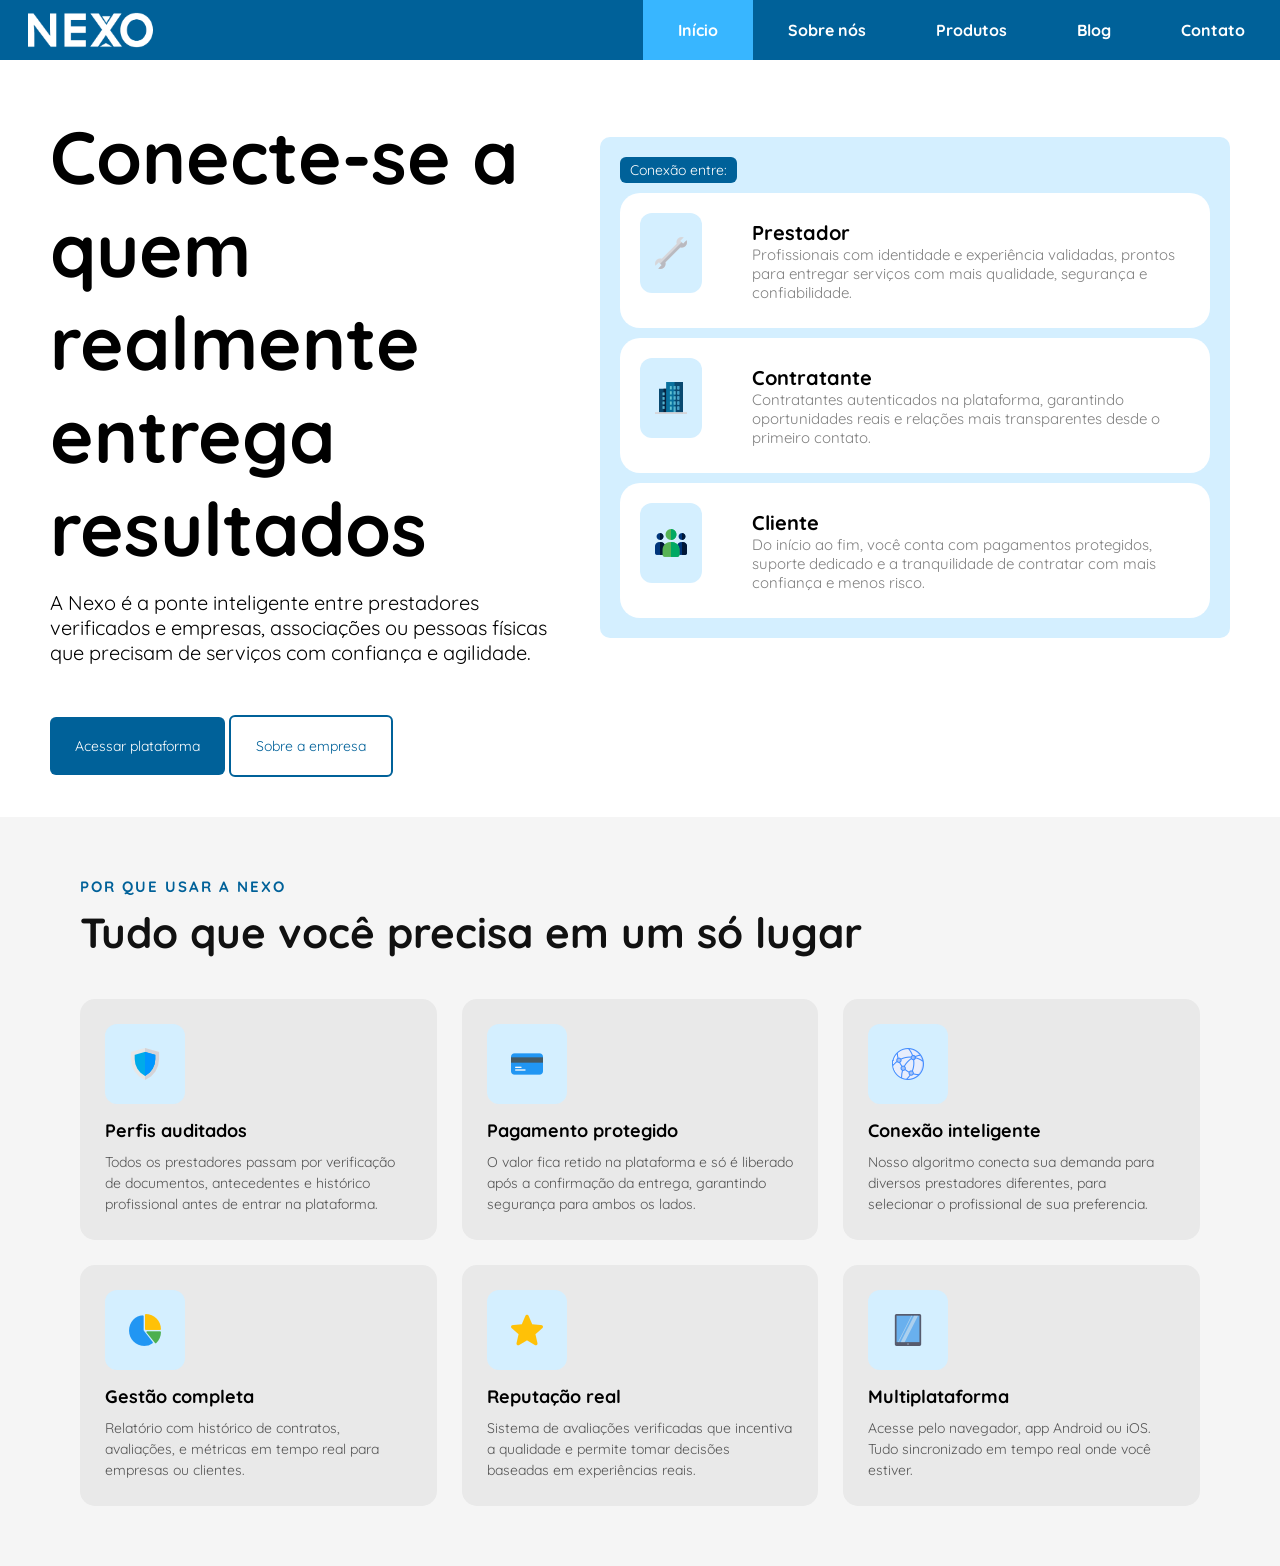
<file: index.html>
<!DOCTYPE html>
  <html lang="pt-br">
    <head>
        <meta charset="UTF-8">
        <meta name="viewport" content="width=device-width, initial-scale=1.0">
        <link rel="stylesheet" href="style.css"> <!-- Folha de estilo padrão -->
        <link rel="stylesheet" href="navbar.css"> <!-- Folha de estilo da Navbar -->
        <link rel="icon" type="image/x-icon" href="X.png"> <!-- Ícone da página -->
        <link href="https://fonts.googleapis.com/css2?family=Quicksand:wght@300;400;500;600;700&display=swap" rel="stylesheet"> <!-- Fonte Quicksand -->
        <title>Nexo - Início</title>
    </head>
    <body>
        <div id="navbar"></div>
        <script src="navbar.js"></script>

        <section id="home" class="section">

            <div class="info">
                <div class="titulo-info">
                <h1>Conecte-se a quem realmente entrega resultados</h1>
                <p>A Nexo é a ponte inteligente entre prestadores verificados e empresas, associações ou pessoas físicas que precisam de serviços com confiança e agilidade.</p>
                </div>
                
                <div class="dashboard-itens">
                    <div class="btn-info-item">Conexão entre:</div>

                    <div class="item">
                        <div class="icone"><img src="prestador.png" alt="Prestador"></div>
                        <div class="item-txt">
                        <h4>Prestador</h4>
                        <p>Profissionais com identidade e experiência validadas, prontos para entregar serviços com mais qualidade, segurança e confiabilidade.</p>
                        </div>
                    </div>

                    <div class="item">
                        <div class="icone"><img src="empresa.png" alt="Empresa"></div>
                        <div class="item-txt">
                        <h4>Contratante</h4>
                        <p>Contratantes autenticados na plataforma, garantindo oportunidades reais e relações mais transparentes desde o primeiro contato.</p>
                        </div>
                    </div>

                    <div class="item">
                        <div class="icone"><img src="cliente.png" alt="Cliente"></div>
                        <div class="item-txt">
                        <h4>Cliente</h4>
                        <p>Do início ao fim, você conta com pagamentos protegidos, suporte dedicado e a tranquilidade de contratar com mais confiança e menos risco.</p>
                        </div>
                    </div>
                </div>
            
            </div>

            <div class="button-item">
            <div class="button-acesso"><a href="#">Acessar plataforma</a></div> <!-- Plataforma ainda em desenvolvimento -->
            <div class="button"><a href="sobre.html">Sobre a empresa</a></div>
            </div>
            


            <section class="features">
  <p class="subtitulo"><b>POR QUE USAR A NEXO</b></p>
  <h2 class="titulo">Tudo que você precisa em um só lugar</h2>

  <div class="cartas">

    <div class="carta">
      <div class="icone"><img src="escudo.png" alt="Escudo"></div>
      <h3>Perfis auditados</h3>
      <p>
        Todos os prestadores passam por verificação de documentos,
        antecedentes e histórico profissional antes de entrar na plataforma.
      </p>
    </div>

    <div class="carta">
      <div class="icone"><img src="cartao.png" alt="Cartão"></div>
      <h3>Pagamento protegido</h3>
      <p>
        O valor fica retido na plataforma e só é liberado após a confirmação da entrega,
        garantindo segurança para ambos os lados.
      </p>
    </div>

    <div class="carta">
      <div class="icone"><img src="conexao.png" alt="Conexões"></div>
      <h3>Conexão inteligente</h3>
      <p>
        Nosso algoritmo conecta sua demanda para diversos prestadores diferentes,
        para selecionar o profissional de sua preferencia.
      </p>
    </div>

    <div class="carta">
      <div class="icone"><img src="grafico.png" alt="Gráfico"></div>
      <h3>Gestão completa</h3>
      <p>
        Relatório com histórico de contratos, avaliações, e métricas em tempo real
        para empresas ou clientes.
      </p>
    </div>

    <div class="carta">
      <div class="icone"><img src="estrela.png" alt="Estrela"></div>
      <h3>Reputação real</h3>
      <p>
        Sistema de avaliações verificadas que incentiva a qualidade e permite tomar decisões
        baseadas em experiências reais.
      </p>
    </div>

    <div class="carta">
      <div class="icone"><img src="tablet.png" alt="Tablet"></div>
      <h3>Multiplataforma</h3>
      <p>
        Acesse pelo navegador, app Android ou iOS. Tudo sincronizado em tempo real onde você estiver.
      </p>
    </div>

  </div>
  </body>
</html>
<!-- <a href="https://www.flaticon.com/br/icones-gratis/cliente" title="cliente ícones">Cliente ícones criados por Freepik - Flaticon</a> -->
<!-- <a href="https://www.flaticon.com/br/icones-gratis/edificios" title="edifícios ícones">Edifícios ícones criados por Freepik - Flaticon</a> -->
<!-- <a href="https://www.flaticon.com/br/icones-gratis/chave-de-boca-ajustavel" title="chave-de-boca-ajustavel ícones">Chave-de-boca-ajustavel ícones criados por Freepik - Flaticon</a> -->
<!-- <a href="https://www.flaticon.com/br/icones-gratis/escudo" title="escudo ícones">Escudo ícones criados por Freepik - Flaticon</a> -->
<!-- <a href="https://www.flaticon.com/free-icons/credit-card" title="credit card icons">Credit card icons created by Pixel perfect - Flaticon</a> -->
<!-- <a href="https://www.flaticon.com/free-icons/connections" title="connections icons">Connections icons created by Smashicons - Flaticon</a> -->
<!-- <a href="https://www.flaticon.com/free-icons/star" title="star icons">Star icons created by Pixel perfect - Flaticon</a> -->
<!-- <a href="https://www.flaticon.com/free-icons/pie-chart" title="pie chart icons">Pie chart icons created by Pixel perfect - Flaticon</a> -->
<!-- <a href="https://www.flaticon.com/free-icons/computer" title="computer icons">Computer icons created by DinosoftLabs - Flaticon</a> -->
</file>
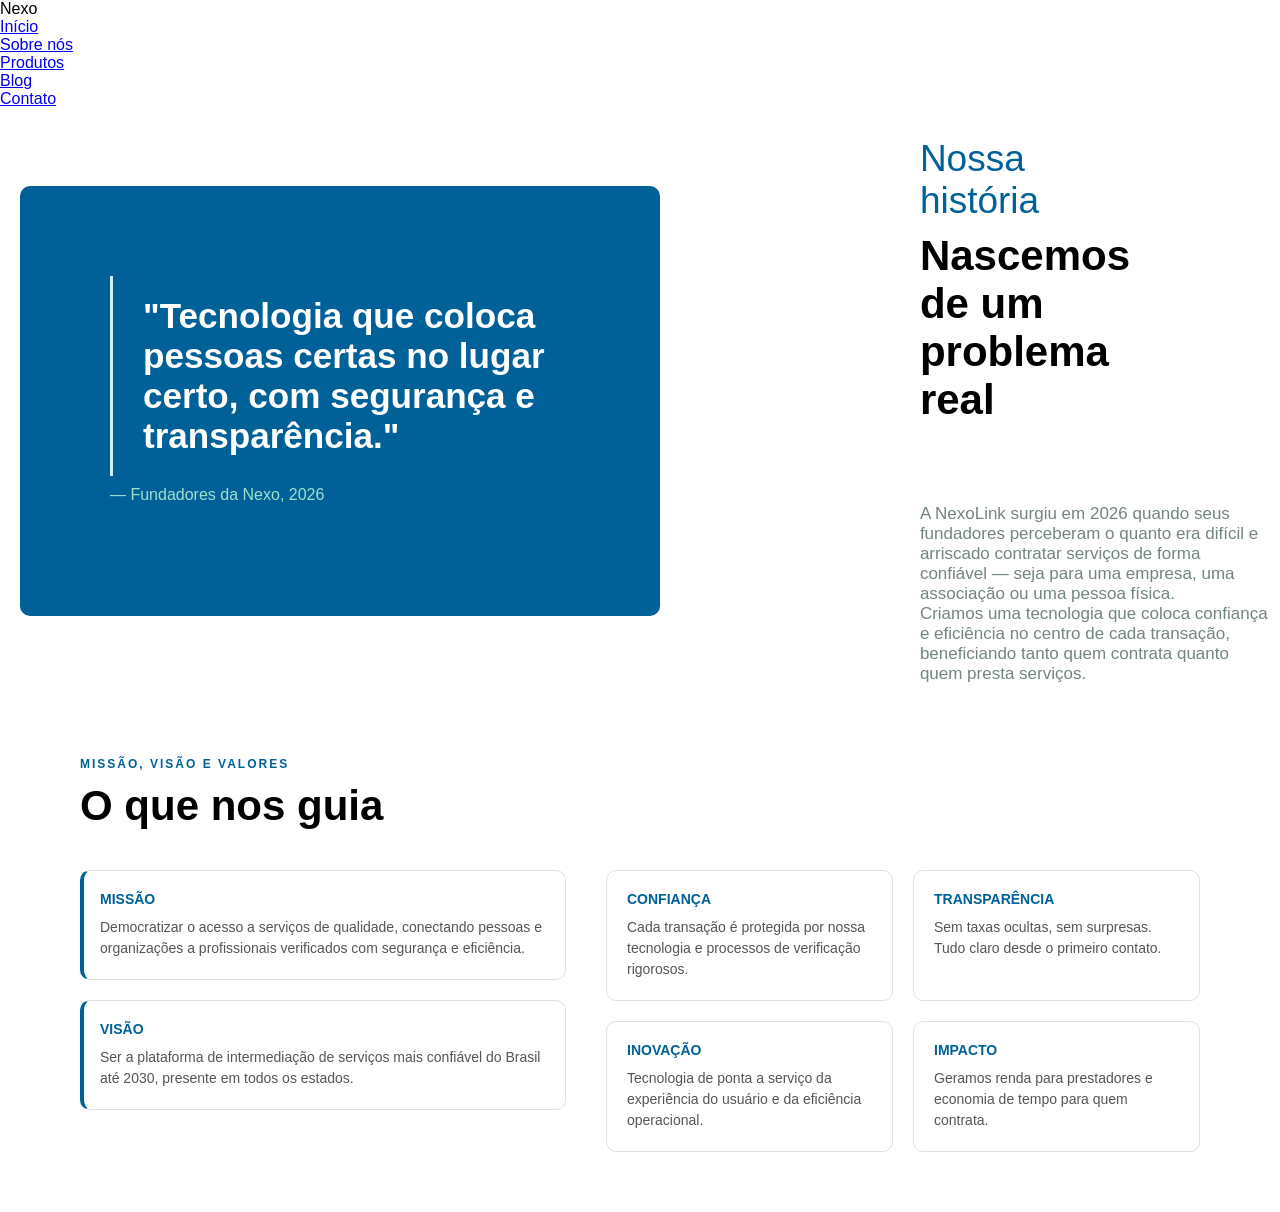
<file: about.html>
<!DOCTYPE html>
<html lang="en">
<head>
    <meta charset="UTF-8">
    <meta name="viewport" content="width=device-width, initial-scale=1.0">
    <link rel="stylesheet" href="styleAbout.css">
    <title>Sobre nós</title>
</head>
<body>
<nav class="navbar">
            <div class="logo">Nexo</div>
            
            <ul class="nav-links">
            <li><a href="index.html">Início</a></li>
            <li><a href="#about">Sobre nós</a></li>
            <li><a href="products.html">Produtos</a></li>
            <li><a href="blog.html">Blog</a></li>
            <li><a href="contact.html">Contato</a></li>
            </ul>
        </nav>

        <section id="about">           
            <div class="dashboard">
                <div class="dash-title">
                    <h3>"Tecnologia que coloca pessoas certas no lugar certo, com segurança e transparência."</h3>
                </div>

                <p class="txt-dash">— Fundadores da Nexo, 2026</p>
            </div>

            <div class="info">
            <div class="title">
                <p>Nossa história</p>
                <h1>Nascemos de um problema real</h1>
            </div>

            <div class="indice">
                <p class="txt">A NexoLink surgiu em 2026 quando seus fundadores perceberam o quanto era difícil e arriscado contratar serviços de forma confiável — seja para uma empresa, uma associação ou uma pessoa física.</p>

                <p class="txt">Criamos uma tecnologia que coloca confiança e eficiência no centro de cada transação, beneficiando tanto quem contrata quanto quem presta serviços.</p>
            </div>
            </div>
            
        </section>


        <section class="container">

    <span class="subtitulo">MISSÃO, VISÃO E VALORES</span>
    <h1>O que nos guia</h1>

    <div class="content">

        <!-- ESQUERDA -->
        <div class="left">
            
            <div class="card destaque">
                <h3>MISSÃO</h3>
                <p>Democratizar o acesso a serviços de qualidade, conectando pessoas e organizações a profissionais verificados com segurança e eficiência.</p>
            </div>

            <div class="card destaque">
                <h3>VISÃO</h3>
                <p>Ser a plataforma de intermediação de serviços mais confiável do Brasil até 2030, presente em todos os estados.</p>
            </div>

        </div>

        <!-- DIREITA -->
        <div class="right">

            <div class="card">
                <h3>CONFIANÇA</h3>
                <p>Cada transação é protegida por nossa tecnologia e processos de verificação rigorosos.</p>
            </div>

            <div class="card">
                <h3>TRANSPARÊNCIA</h3>
                <p>Sem taxas ocultas, sem surpresas. Tudo claro desde o primeiro contato.</p>
            </div>

            <div class="card">
                <h3>INOVAÇÃO</h3>
                <p>Tecnologia de ponta a serviço da experiência do usuário e da eficiência operacional.</p>
            </div>

            <div class="card">
                <h3>IMPACTO</h3>
                <p>Geramos renda para prestadores e economia de tempo para quem contrata.</p>
            </div>

        </div>

    </div>

</section>

</body>
</html>
</file>
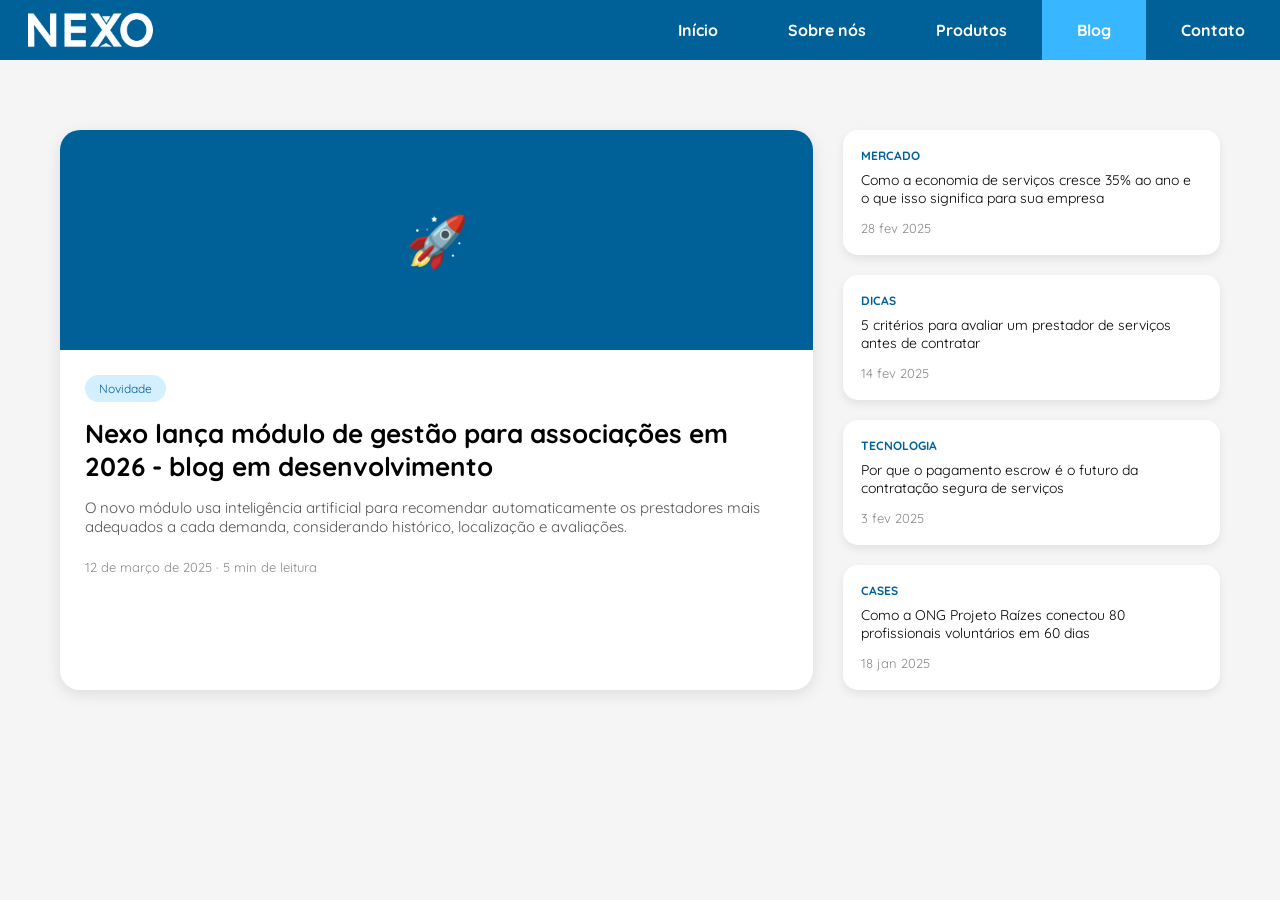
<file: blog.html>
<!DOCTYPE html>
<html lang="en">
<head>
    <meta charset="UTF-8">
    <meta name="viewport" content="width=device-width, initial-scale=1.0">
    <link rel="stylesheet" href="styleBlog.css">
    <link rel="stylesheet" href="navbar.css">
    <link rel="icon" type="image/x-icon" href="X.png">
    <link href="https://fonts.googleapis.com/css2?family=Quicksand:wght@300;400;500;600;700&display=swap" rel="stylesheet"> <!-- Fonte Quicksand -->
    <title>Nexo - Blog</title>
</head>
<body>
    <div id="navbar"></div>
    <script src="navbar.js"></script>

    <section class="container">

        <!-- CONTEÚDO PRINCIPAL -->
        <div class="main-card">

            <div class="main-top">
                🚀
            </div>

            <div class="main-content">
                <span class="tag">Novidade</span>
                <h1>Nexo lança módulo de gestão para associações em 2026 - blog em desenvolvimento</h1>
                <p>
                    O novo módulo usa inteligência artificial para recomendar automaticamente os prestadores mais adequados a cada demanda, considerando histórico, localização e avaliações.
                </p>

                <span class="date">12 de março de 2025 · 5 min de leitura</span>
            </div>

        </div>

        <!-- SIDEBAR -->
        <div class="sidebar">

            <div class="side-card">
                <span class="category">MERCADO</span>
                <p>Como a economia de serviços cresce 35% ao ano e o que isso significa para sua empresa</p>
                <span class="date">28 fev 2025</span>
            </div>

            <div class="side-card">
                <span class="category">DICAS</span>
                <p>5 critérios para avaliar um prestador de serviços antes de contratar</p>
                <span class="date">14 fev 2025</span>
            </div>

            <div class="side-card">
                <span class="category">TECNOLOGIA</span>
                <p>Por que o pagamento escrow é o futuro da contratação segura de serviços</p>
                <span class="date">3 fev 2025</span>
            </div>

            <div class="side-card">
                <span class="category">CASES</span>
                <p>Como a ONG Projeto Raízes conectou 80 profissionais voluntários em 60 dias</p>
                <span class="date">18 jan 2025</span>
            </div>

        </div>

    </section>


</body>
</html>
</file>
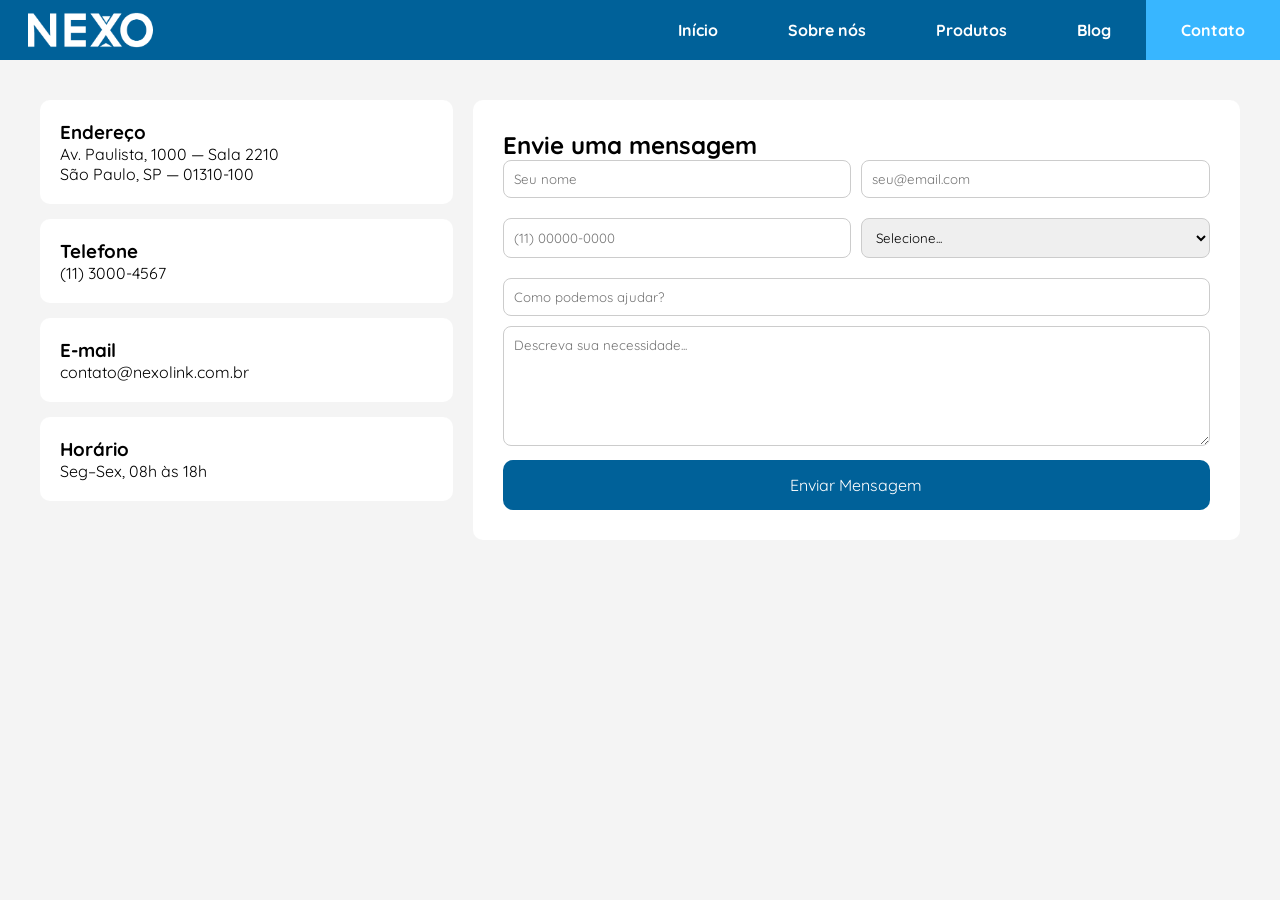
<file: contact.html>
<!DOCTYPE html>
<html lang="en">
<head>
    <meta charset="UTF-8">
    <meta name="viewport" content="width=device-width, initial-scale=1.0">
    <link rel="stylesheet" href="styleContact.css">
    <link rel="stylesheet" href="navbar.css">
    <link rel="icon" type="image/x-icon" href="X.png">
    <link href="https://fonts.googleapis.com/css2?family=Quicksand:wght@300;400;500;600;700&display=swap" rel="stylesheet"> <!-- Fonte Quicksand -->
    <title>Nexo - Contato</title>
</head>
<body>
  <div id="navbar"></div>
  <script src="navbar.js"></script>
  
  <div class="container">
    <div class="info">
      <div class="card">
        <h3>Endereço</h3>
        <p>Av. Paulista, 1000 — Sala 2210<br>São Paulo, SP — 01310-100</p>
      </div>

      <div class="card">
        <h3>Telefone</h3>
        <p>(11) 3000-4567</p>
      </div>

      <div class="card">
        <h3>E-mail</h3>
        <p>contato@nexolink.com.br</p>
      </div>

      <div class="card">
        <h3>Horário</h3>
        <p>Seg–Sex, 08h às 18h</p>
      </div>
    </div>

    <div class="form">
      <h2>Envie uma mensagem</h2>

      <div class="row">
        <input type="text" placeholder="Seu nome">
        <input type="email" placeholder="seu@email.com">
      </div>

      <div class="row">
        <input type="text" placeholder="(11) 00000-0000">
        <select>
          <option>Selecione...</option>
        </select>
      </div>

      <input type="text" placeholder="Como podemos ajudar?">
      <textarea placeholder="Descreva sua necessidade..."></textarea>

      <button>Enviar Mensagem</button>
    </div>
  </div>
</body>
</html>
</file>
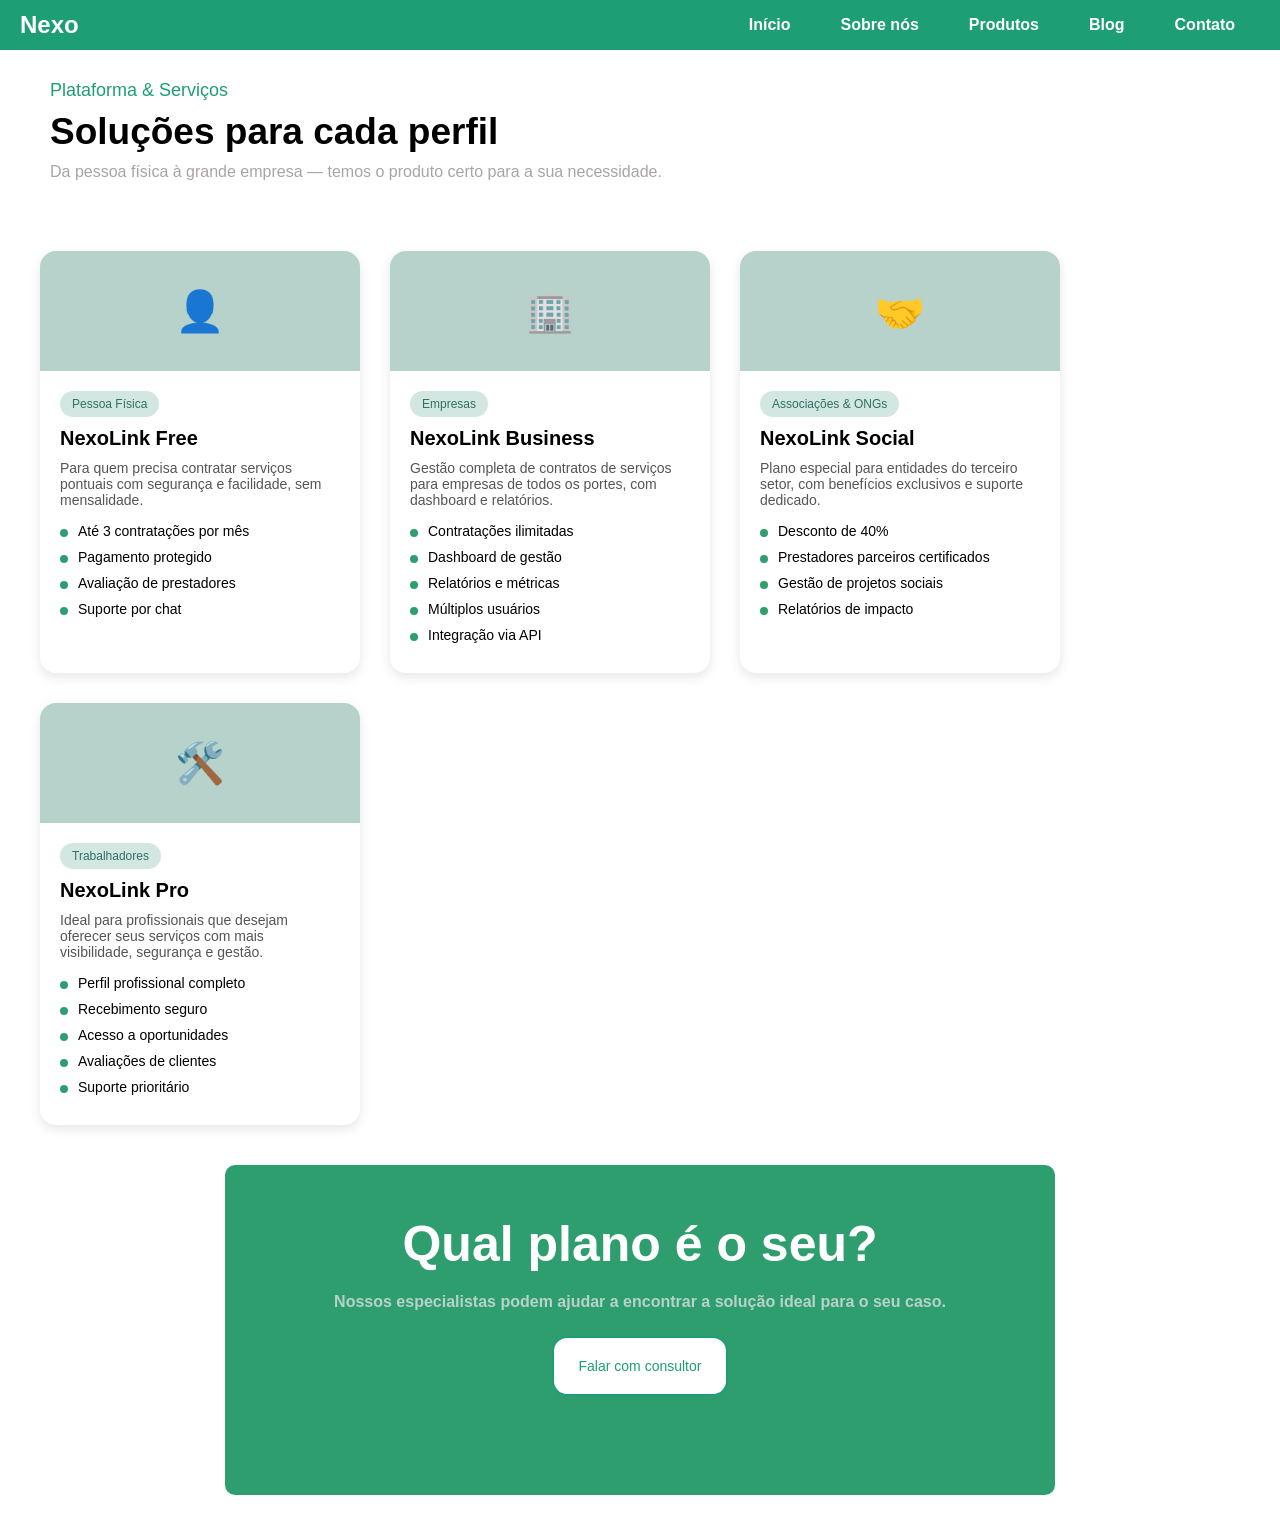
<file: products.html>
<!DOCTYPE html>
<html lang="en">
<head>
    <meta charset="UTF-8">
    <meta name="viewport" content="width=device-width, initial-scale=1.0">
    <link rel="stylesheet" href="styleProducts.css">
    <title>Document</title>
</head>
<body>
    <nav class="navbar">
            <div class="logo">Nexo</div>
            
            <ul class="nav-links">
            <li><a href="index.html">Início</a></li>
            <li><a href="about.html">Sobre nós</a></li>
            <li><a href="#products">Produtos</a></li>
            <li><a href="blog.html">Blog</a></li>
            <li><a href="contact.html">Contato</a></li>
            </ul>
        </nav>

        <div class="title">
            <p class="sub-title">Plataforma & Serviços</p>
            <h2>Soluções para cada perfil</h2>
            <p class="title-txt">Da pessoa física à grande empresa — temos o produto certo para a sua necessidade.</p>
        </div>

        <section class="container">

        <!-- CARD 1 -->
        <div class="card">
            <div class="card-top">
                <span class="icon">👤</span>
            </div>

            <div class="card-content">
                <span class="tag">Pessoa Física</span>
                <h2>NexoLink Free</h2>
                <p>
                    Para quem precisa contratar serviços pontuais com segurança e facilidade, sem mensalidade.
                </p>

                <ul>
                    <li>Até 3 contratações por mês</li>
                    <li>Pagamento protegido</li>
                    <li>Avaliação de prestadores</li>
                    <li>Suporte por chat</li>
                </ul>
            </div>
        </div>

        <!-- CARD 2 -->
        <div class="card">
            <div class="card-top">
                <span class="icon">🏢</span>
            </div>

            <div class="card-content">
                <span class="tag">Empresas</span>
                <h2>NexoLink Business</h2>
                <p>
                    Gestão completa de contratos de serviços para empresas de todos os portes, com dashboard e relatórios.
                </p>

                <ul>
                    <li>Contratações ilimitadas</li>
                    <li>Dashboard de gestão</li>
                    <li>Relatórios e métricas</li>
                    <li>Múltiplos usuários</li>
                    <li>Integração via API</li>
                </ul>
            </div>
        </div>

        <!-- CARD 3 -->
        <div class="card">
            <div class="card-top">
                <span class="icon">🤝</span>
            </div>

            <div class="card-content">
                <span class="tag">Associações & ONGs</span>
                <h2>NexoLink Social</h2>
                <p>
                    Plano especial para entidades do terceiro setor, com benefícios exclusivos e suporte dedicado.
                </p>

                <ul>
                    <li>Desconto de 40%</li>
                    <li>Prestadores parceiros certificados</li>
                    <li>Gestão de projetos sociais</li>
                    <li>Relatórios de impacto</li>
                </ul>
            </div>
        </div>

        <!-- CARD 4 -->
<div class="card">
    <div class="card-top">
        <span class="icon">🛠️</span>
    </div>

    <div class="card-content">
        <span class="tag">Trabalhadores</span>
        <h2>NexoLink Pro</h2>
        <p>
            Ideal para profissionais que desejam oferecer seus serviços com mais visibilidade, segurança e gestão.
        </p>

        <ul>
            <li>Perfil profissional completo</li>
            <li>Recebimento seguro</li>
            <li>Acesso a oportunidades</li>
            <li>Avaliações de clientes</li>
            <li>Suporte prioritário</li>
        </ul>
    </div>
</div>
    </section>


    <section>
        <div class="plano">
            <span class="plano-title">Qual plano é o seu?</span>
            <p class="plano-txt">Nossos especialistas podem ajudar a encontrar a solução ideal para o seu caso.</p>
            <a href="#" class="button">Falar com consultor</a>
        </div>
    </section>

</body>
</html>
</file>
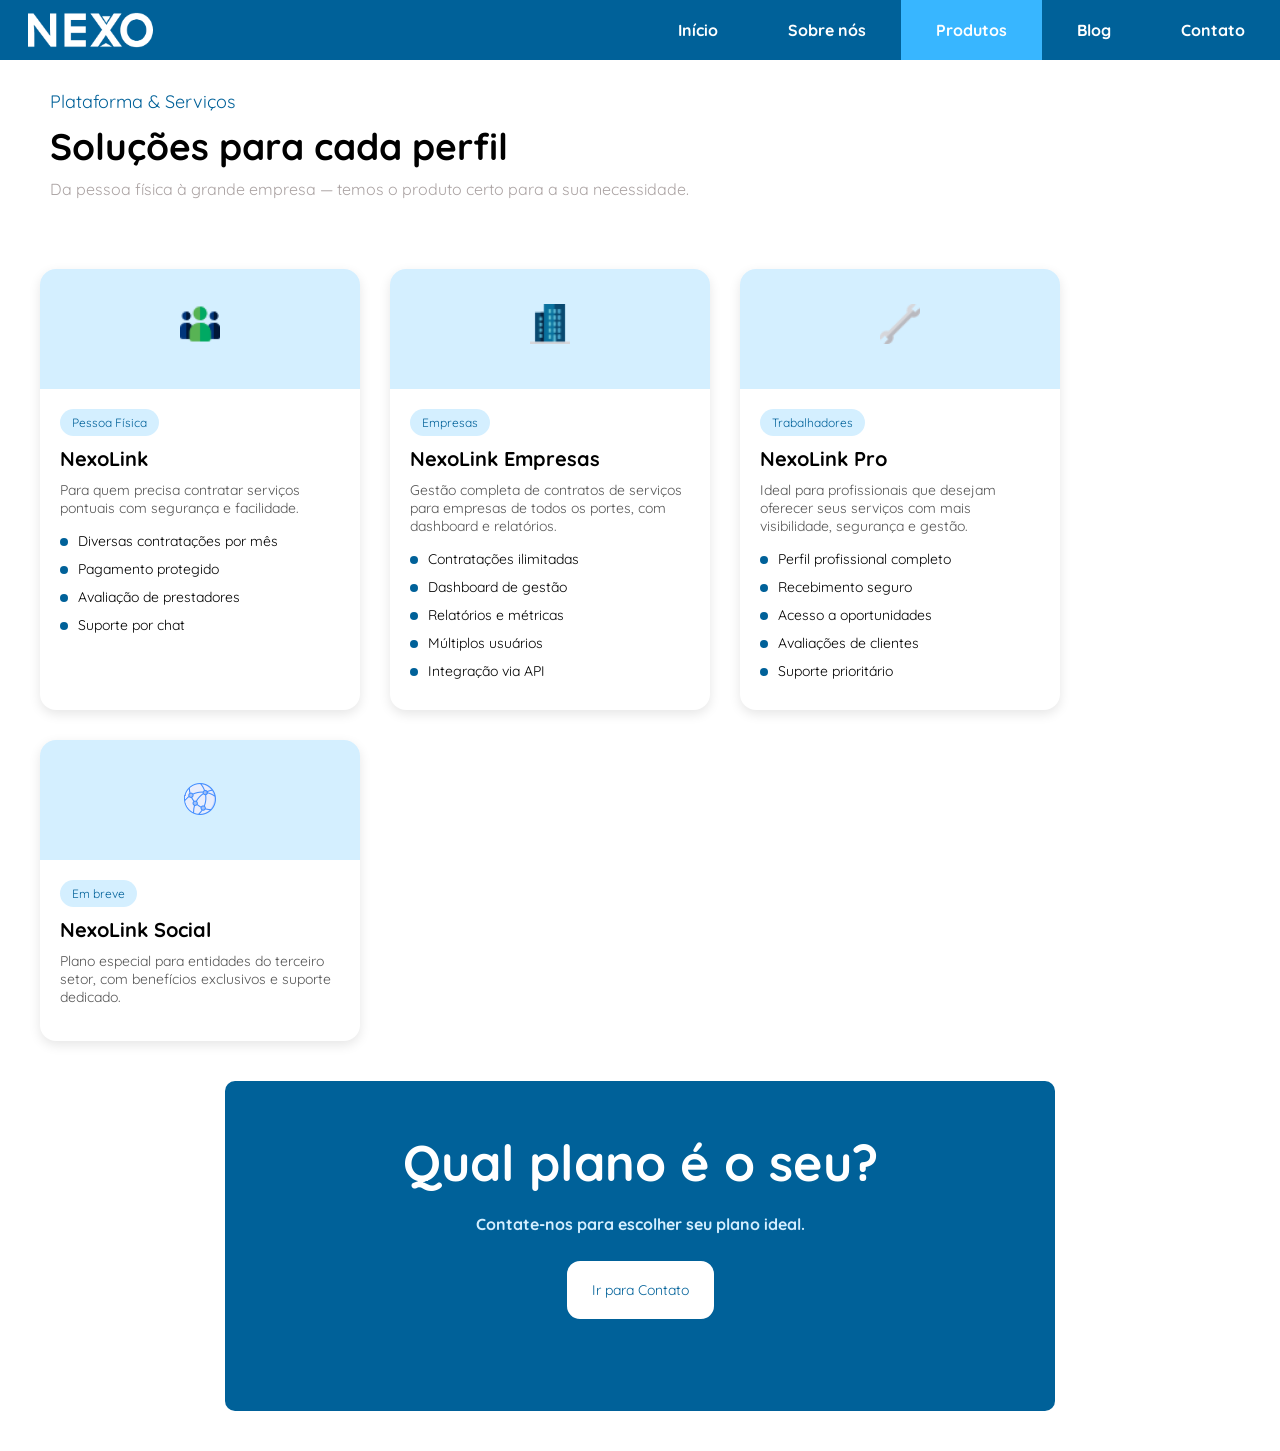
<file: produtos.html>
<!DOCTYPE html>
<html lang="en">
<head>
    <meta charset="UTF-8">
    <meta name="viewport" content="width=device-width, initial-scale=1.0">
    <link rel="stylesheet" href="produtos.css">
    <link rel="stylesheet" href="navbar.css">
    <link rel="icon" type="image/x-icon" href="X.png">
    <link href="https://fonts.googleapis.com/css2?family=Quicksand:wght@300;400;500;600;700&display=swap" rel="stylesheet"> <!-- Fonte Quicksand -->
    <title>Nexo - Produtos</title>
</head>
<body>
    <div id="navbar"></div>
    <script src="navbar.js"></script>

        <div class="titulo">
            <p class="sub-titulo">Plataforma & Serviços</p>
            <h2>Soluções para cada perfil</h2>
            <p class="titulo-txt">Da pessoa física à grande empresa — temos o produto certo para a sua necessidade.</p>
        </div>

        <section class="container">

        <!-- CARD 1 -->
        <div class="card">
            <div class="card-top">
                <span class="icon"><img src="cliente.png" alt="Pessoa" height="40px"></span>
            </div>

            <div class="card-content">
                <span class="tag">Pessoa Física</span>
                <h2>NexoLink</h2>
                <p>
                    Para quem precisa contratar serviços pontuais com segurança e facilidade.
                </p>

                <ul>
                    <li>Diversas contratações por mês</li>
                    <li>Pagamento protegido</li>
                    <li>Avaliação de prestadores</li>
                    <li>Suporte por chat</li>
                </ul>
            </div>
        </div>

        <!-- CARD 2 -->
        <div class="card">
            <div class="card-top">
                <span class="icon"><img src="empresa.png" alt="Empresa" height="40px"></span>
            </div>

            <div class="card-content">
                <span class="tag">Empresas</span>
                <h2>NexoLink Empresas</h2>
                <p>
                    Gestão completa de contratos de serviços para empresas de todos os portes, com dashboard e relatórios.
                </p>

                <ul>
                    <li>Contratações ilimitadas</li>
                    <li>Dashboard de gestão</li>
                    <li>Relatórios e métricas</li>
                    <li>Múltiplos usuários</li>
                    <li>Integração via API</li>
                </ul>
            </div>
        </div>
        <!-- CARD 4 -->
<div class="card">
    <div class="card-top">
        <span class="icon"><img src="prestador.png" alt="Trabalhadores" height="40px"></span>
    </div>

    <div class="card-content">
        <span class="tag">Trabalhadores</span>
        <h2>NexoLink Pro</h2>
        <p>
            Ideal para profissionais que desejam oferecer seus serviços com mais visibilidade, segurança e gestão.
        </p>

        <ul>
            <li>Perfil profissional completo</li>
            <li>Recebimento seguro</li>
            <li>Acesso a oportunidades</li>
            <li>Avaliações de clientes</li>
            <li>Suporte prioritário</li>
        </ul>
    </div>
</div>
<!-- CARD 3 -->
<div class="card">
    <div class="card-top">
        <span class="icon"><img src="conexao.png" alt="Futuro"></span>
            </div>

            <div class="card-content">
                <span class="tag">Em breve</span>
                <h2>NexoLink Social</h2>
                <p>
                    Plano especial para entidades do terceiro setor, com benefícios exclusivos e suporte dedicado.
                </p>
            </div>
        </div>
    </section>


    <section>
        <div class="plano">
            <span class="plano-title">Qual plano é o seu?</span>
            <p class="plano-txt">Contate-nos para escolher seu plano ideal.</p>
            <a href="contact.html" class="button">Ir para Contato</a>
        </div>
    </section>

</body>
</html>
</file>
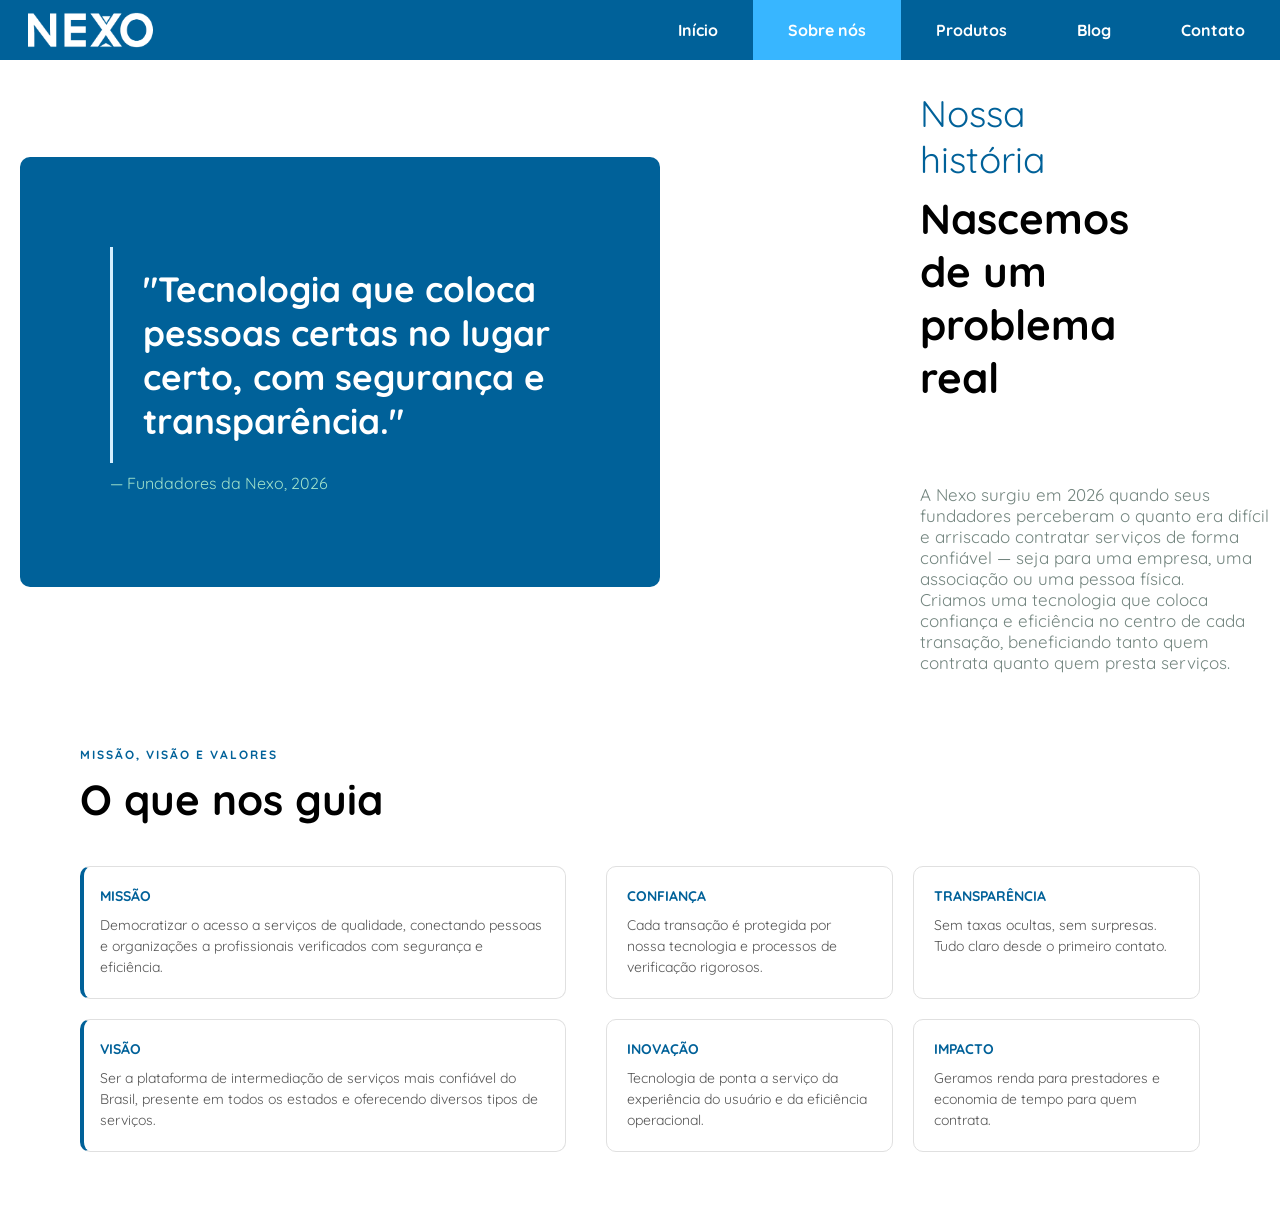
<file: sobre.html>
<!DOCTYPE html>
<html lang="en">
<head>
    <meta charset="UTF-8">
    <meta name="viewport" content="width=device-width, initial-scale=1.0">
    <link rel="stylesheet" href="styleAbout.css">
    <link rel="stylesheet" href="navbar.css">
    <link rel="icon" type="image/x-icon" href="X.png">
    <link href="https://fonts.googleapis.com/css2?family=Quicksand:wght@300;400;500;600;700&display=swap" rel="stylesheet"> <!-- Fonte Quicksand -->
    <title>Nexo - Sobre nós</title>
</head>
<body>
    <div id="navbar"></div>
    <script src="navbar.js"></script>

        <section id="about">
            <div class="dashboard">
                <div class="dash-title">
                    <h3>"Tecnologia que coloca pessoas certas no lugar certo, com segurança e transparência."</h3>
                </div>

                <p class="txt-dash">— Fundadores da Nexo, 2026</p>
            </div>        
            <div class="info">
            <div class="title">
                <p>Nossa história</p>
                <h1>Nascemos de um problema real</h1>
            </div>

            <div class="indice">
                <p class="txt">A Nexo surgiu em 2026 quando seus fundadores perceberam o quanto era difícil e arriscado contratar serviços de forma confiável — seja para uma empresa, uma associação ou uma pessoa física.</p>

                <p class="txt">Criamos uma tecnologia que coloca confiança e eficiência no centro de cada transação, beneficiando tanto quem contrata quanto quem presta serviços.</p>
            </div>
            </div>
            
        </section>


        <section class="container">

    <span class="subtitulo">MISSÃO, VISÃO E VALORES</span>
    <h1>O que nos guia</h1>

    <div class="content">

        <!-- ESQUERDA -->
        <div class="left">
            
            <div class="card destaque">
                <h3>MISSÃO</h3>
                <p>Democratizar o acesso a serviços de qualidade, conectando pessoas e organizações a profissionais verificados com segurança e eficiência.</p>
            </div>

            <div class="card destaque">
                <h3>VISÃO</h3>
                <p>Ser a plataforma de intermediação de serviços mais confiável do Brasil, presente em todos os estados e oferecendo diversos tipos de serviços.</p>
            </div>

        </div>

        <!-- DIREITA -->
        <div class="right">

            <div class="card">
                <h3>CONFIANÇA</h3>
                <p>Cada transação é protegida por nossa tecnologia e processos de verificação rigorosos.</p>
            </div>

            <div class="card">
                <h3>TRANSPARÊNCIA</h3>
                <p>Sem taxas ocultas, sem surpresas. Tudo claro desde o primeiro contato.</p>
            </div>

            <div class="card">
                <h3>INOVAÇÃO</h3>
                <p>Tecnologia de ponta a serviço da experiência do usuário e da eficiência operacional.</p>
            </div>

            <div class="card">
                <h3>IMPACTO</h3>
                <p>Geramos renda para prestadores e economia de tempo para quem contrata.</p>
            </div>

        </div>

    </div>

</section>

</body>
</html>
</file>
<file: style.css>
* {
    margin: 0;
    padding: 0;
    font-family: 'Quicksand', sans-serif;
}

/* Scroll suave */
html {
    scroll-behavior: smooth;
}

.button{
    color: #006199;
    display: inline-block;
    font-size: 14px;
    padding: 20px 25px;
    border-radius: 6px;
    background-color: #ffffff;
    justify-content: center;/* horizontal */
    align-items: center;    /* vertical */
    width: fit-content;
    border: solid 2px;
}

.button a{
    text-decoration: none;
    color: #006199;
}

.button-acesso{
    color: white;
    display: inline-block;
    font-size: 14px;
    padding: 20px 25px;
    border-radius: 6px;
    background-color: #006199;
    justify-content: center;/* horizontal */
    align-items: center;    /* vertical */
    width: fit-content;
}

.button-acesso a{
    text-decoration: none;
    color: white;
}

.info{
  display: flex;
  justify-content: space-between;
  align-items: center;
  padding: 50px;
  gap: 40px;
}

.titulo-info{
    max-width: 500px;
}

.titulo-info h1{
    font-size: 74px;
    margin-bottom: 15px;
}

.titulo-info p{
    font-size: 20px;
}


.dashboard-itens {
  width: 50%;
  border-radius: 10px;
  display: flex;
  flex-direction: column;
  gap: 10px;
  background-color: #d4efff;
  backdrop-filter: blur(10px);
  padding: 20px;
}

.btn-info-item{
    color: white;
    display: inline-block;
    font-size: 14px;
    padding: 4px 10px;
    border-radius: 6px;
    background-color: #006199;
    justify-content: center;
    align-items: center;
    width: fit-content;
}

.item{
  display: flex;
  gap: 50px;
  align-items: center;
  padding: 20px;
  background-color: white;
  border-radius: 20px;
  transition: 0.3s;
}

.icone{
    background-color:#d4efff;
    padding: 15px;
    font-size: 28px;
    border-radius: 10px;
}

.item-txt{
  display: flex; 
  flex-direction: column;
  
}

.item-txt h4{
    font-size: 20px;
}

.item-txt p{
    font-size: 15px;
    color: grey;
}

.button-item {
    margin-left: 50px;
    margin-bottom: 40px;
}


.features {
  padding: 60px 80px;
  background-color: #f5f5f5;
}

.subtitulo {
  color: #006199;
  font-size: 15px;
  letter-spacing: 2px;
  margin-bottom: 10px;
}

.titulo {
  font-size: 42px;
  margin-bottom: 40px;
  color: #111;
}

/* Grid das Cartas */
.cartas {
  display: grid;
  grid-template-columns: repeat(3, 1fr);
  gap: 25px;
}

/* Carta */
.carta {
  background: #e9e9e9;
  padding: 25px;
  border-radius: 15px;
  transition: 0.3s;
}

/* Ícone das cartas */
.icone {
  width: 50px;
  height: 50px;
  background: #d4efff;
  display: flex;
  align-items: center;
  justify-content: center;
  border-radius: 12px;
  font-size: 22px;
  margin-bottom: 15px;
}

/* Texto das Cartas */
.carta h3 {
  margin-bottom: 10px;
  font-size: 18px;
}

.carta p {
  color: #555;
  font-size: 14px;
  line-height: 1.5;
}
</file>
<file: navbar.css>
.navbar{
    top: 0;
    width: 100%;
    height: 60px;
    display: flex;
    justify-content: space-between;
    align-items: center;
    gap: 20px;
    background-color: #006199;
    z-index: 1000;
}

/* Div logo */
.logo{
    display: flex;
    margin-left: 20px;
    color: white;
    text-decoration: none;
    transition: 0.3s;
    font-size: 1.3rem;
    font-weight: bold;
}

/* Tópicos */
.nav-links {
    display: flex;
    list-style: none;
}

/* Links clicáveis */
.nav-links a {
    display: flex;
    align-items: center;
    height: 60px;
    padding: 0 35px;
    color: white;
    text-decoration: none;
    font-weight: bold;
    transition: 0.3s;
}

/* Hover */
.nav-links a:hover {
    background-color: #12345a;
}

/* Página ativa */
.nav-links a.ativo {
    background-color: #38b6ff;
    color: #fff;
}
</file>
<file: styleAbout.css>
* {
    margin: 0;
    padding: 0;
    font-family: 'Quicksand', sans-serif;
}

/* Scroll suave */
html {
    scroll-behavior: smooth;
}

#about{
    display: flex;
    justify-content: flex-start;
    align-items: center;
    gap: 180px;
}
.button{
    color: #006199;
    display: inline-block;
    font-size: 14px;
    padding: 20px 25px;
    border-radius: 6px;
    background-color: white;
    justify-content: center;/* horizontal */
    align-items: center;    /* vertical */
    width: fit-content;
    border: solid 2px;
}

.button a{
    text-decoration: none;
    color: #006199;
}

.button-accept{
    color: white;
    display: inline-block;
    font-size: 14px;
    padding: 20px 25px;
    border-radius: 6px;
    background-color: #006199;
    justify-content: center;/* horizontal */
    align-items: center;    /* vertical */
    width: fit-content;
}

.button-accept a{
    text-decoration: none;
    color: white;
}

/*------------------------------------ABOUT--------------------------------------------*/
.info{
    justify-content: space-between;
    flex-direction: column;
    padding-right: 70px;
    max-width: 500px;
    width: 50%;
}

.title{
    padding: 30px 80px;
    justify-content: space-between;
    flex-direction: column;
    font-size: 37px;
}

.title p{
    color: #006199;
}

.indice{
    padding: 10px 80px;
    width: 95%;
    justify-content: space-between;
    flex-direction: column;
}

.txt{
    color: #73857f;
    font-size: 17px;
}


.dashboard{
    border-radius: 10px;
    max-width: 550px;
    background-color: #006199;
    padding-left: 90px;
    margin-left: 20px;
    padding-bottom: 30px;
    height: 400px;
}
.dash-title{
    margin-top: 90px;
    margin-bottom: 10px;
    display: inline-block; 
    border-left: 3px solid #d4efff; 
    padding: 20px 30px;
    font-size: 30px;
    color: white;
}
.txt-dash{
    color: #9FE1CB;
}


/* CONTAINER */
.container {
    padding: 60px 80px;
}

/* TÍTULOS */
.subtitulo {
    color: #006199;
    font-size: 12px;
    letter-spacing: 2px;
    font-weight: bold;
}

h1 {
    font-size: 42px;
    margin: 10px 0 40px;
}

/* LAYOUT */
.content {
    display: flex;
    gap: 40px;
}

/* COLUNAS */
.left {
    width: 45%;
    display: flex;
    flex-direction: column;
    gap: 20px;
}

.right {
    width: 55%;
    display: grid;
    grid-template-columns: repeat(2, 1fr);
    gap: 20px;
}

/* CARDS */
.card {
    background-color: #ffffff;
    padding: 20px;
    border-radius: 10px;
    border: 1px solid #e0e0e0;
}

.card h3 {
    color: #006199;
    font-size: 14px;
    margin-bottom: 10px;
}

.card p {
    color: #555;
    font-size: 14px;
    line-height: 1.5;
}

/* CARDS DA ESQUERDA (COM LINHA) */
.destaque {
    border-left: 4px solid #006199;
    padding-left: 16px;
}
</file>
<file: styleBlog.css>
/*blog*/
* {
    margin: 0;
    padding: 0;
    box-sizing: border-box;
    font-family: 'Quicksand', sans-serif;
}

body {
    background-color: #f5f5f5;
}

/* LAYOUT */
.container {
    display: flex;
    gap: 30px;
    max-width: 1200px;
    margin: 50px auto;
    padding: 20px;
}

/* MAIN CARD */
.main-card {
    flex: 2;
    background: white;
    border-radius: 20px;
    overflow: hidden;
    box-shadow: 0 4px 15px rgba(0,0,0,0.1);
}

/* TOPO VERDE */
.main-top {
    background-color: #006199;
    height: 220px;
    display: flex;
    align-items: center;
    justify-content: center;
    font-size: 50px;
}

/* CONTEÚDO */
.main-content {
    padding: 25px;
}

/* TAG */
.tag {
    background-color: #d4efff;
    color: #006199;
    padding: 6px 14px;
    border-radius: 20px;
    font-size: 12px;
    display: inline-block;
    margin-bottom: 15px;
}

/* TITULO */
.main-content h1 {
    font-size: 26px;
    margin-bottom: 15px;
}

/* TEXTO */
.main-content p {
    color: #555;
    font-size: 15px;
    margin-bottom: 20px;
}

/* DATA */
.date {
    font-size: 13px;
    color: #888;
}

/* SIDEBAR */
.sidebar {
    flex: 1;
    display: flex;
    flex-direction: column;
    gap: 20px;
}

/* CARDS LATERAIS */
.side-card {
    background: white;
    padding: 18px;
    border-radius: 15px;
    box-shadow: 0 4px 10px rgba(0,0,0,0.08);
    transition: 0.3s;
}

.side-card:hover {
    transform: translateY(-3px);
}

/* CATEGORIA */
.category {
    color: #006199;
    font-size: 12px;
    font-weight: bold;
    display: block;
    margin-bottom: 8px;
}

/* TEXTO */
.side-card p {
    font-size: 14px;
    margin-bottom: 10px;
}

/* RESPONSIVO */
@media (max-width: 900px) {
    .container {
        flex-direction: column;
    }
}
</file>
<file: styleContact.css>
/* styles.css */
* {
    margin: 0;
    padding: 0;
    box-sizing: border-box;
    font-family: 'Quicksand', sans-serif;
}

body {
  font-family: Arial, sans-serif;
  background: #f4f4f4;
  margin: 0;
}

.container {
  display: flex;
  gap: 20px;
  padding: 40px;
}

.info {
  width: 35%;
}

.card {
  background: white;
  padding: 20px;
  border-radius: 10px;
  margin-bottom: 15px;
}

.form {
  width: 65%;
  background: white;
  padding: 30px;
  border-radius: 10px;
}

.row {
  display: flex;
  gap: 10px;
  margin-bottom: 10px;
}

input, select, textarea {
  width: 100%;
  padding: 10px;
  border-radius: 8px;
  border: 1px solid #ccc;
  margin-bottom: 10px;
}

textarea {
  height: 120px;
}

button {
  width: 100%;
  padding: 15px;
  background: #006199;
  color: white;
  border: none;
  border-radius: 10px;
  font-size: 16px;
  cursor: pointer;
}

button:hover {
  background: #006199;
}
</file>
<file: styleProducts.css>
* {
    margin: 0;
    padding: 0;
    font-family: Arial, sans-serif;
}

/* Scroll suave */
html {
    scroll-behavior: smooth;
}



.button{
    color: #1D9E75;
    display: inline-block;
    font-size: 14px;
    padding: 20px 25px;
    border-radius: 6px;
    background-color: white;
    justify-content: center;/* horizontal */
    align-items: center;    /* vertical */
    width: fit-content;
    border: solid 2px;
}

.button a{
    text-decoration: none;
    color: #1D9E75;
}

.button-accept{
    color: white;
    display: inline-block;
    font-size: 14px;
    padding: 20px 25px;
    border-radius: 6px;
    background-color: #1D9E75;
    justify-content: center;/* horizontal */
    align-items: center;    /* vertical */
    width: fit-content;
}

.button-accept a{
    text-decoration: none;
    color: white;
}



.navbar{
    top: 0;
    width: 100%;
    height: 50px;
    display: flex;
    justify-content: space-between;
    align-items: center;
    gap: 20px;
    background-color: #1D9E75;
    justify-content: space-between;
    z-index: 1000;
}

.logo{
    display: flex;
    margin-left: 20px;
    color: white;
    font-size: 1.5rem;
    font-weight: bold;
}

.nav-links{
    gap: 50px;
    display: flex;
    color: white;
    list-style: none;
    font-weight: bold;
    margin-right: 45px;
}

.nav-links a {
    color: white;
    text-decoration: none;
    transition: 0.3s;
}

.nav-links a:hover {
    color: #00bcd4;
}


/*-----------------------------------------------------------PRODUCTS-------------------------------------------------------*/


.title{
    justify-content: space-between;
    flex-direction: column;
    padding: 30px 20px;
    margin-left: 30px;
}

.sub-title{
    color: #1D9E75;
    margin-bottom: 10px;
    font-size: 18px;
}

.title h2{
    font-size: 37px;
    margin-bottom: 10px;
}

.title-txt{
    color: rgb(171, 163, 163);
}



/* CONTAINER */
.container {
    display: flex;
    
    gap: 30px;
    padding: 40px;
    flex-wrap: wrap;
}

/* CARD */
.card {
    width: 320px;
    background: white;
    border-radius: 16px;
    overflow: hidden;
    box-shadow: 0 4px 12px rgba(0,0,0,0.1);
    transition: 0.3s;
}

.card:hover {
    transform: translateY(-5px);
}

/* TOPO */
.card-top {
    background-color: #b7d1cb;
    height: 120px;
    display: flex;
    justify-content: center;
    align-items: center;
}

.icon {
    font-size: 40px;
}

/* CONTEÚDO */
.card-content {
    padding: 20px;
}

/* TAG */
.tag {
    background-color: #d3e7e2;
    color: #2f6f64;
    font-size: 12px;
    padding: 6px 12px;
    border-radius: 20px;
    display: inline-block;
    margin-bottom: 10px;
}

/* TITULO */
.card-content h2 {
    font-size: 20px;
    margin-bottom: 10px;
}

/* TEXTO */
.card-content p {
    font-size: 14px;
    color: #555;
    margin-bottom: 15px;
}

/* LISTA */
.card-content ul {
    list-style: none;
}

.card-content ul li {
    font-size: 14px;
    margin-bottom: 10px;
    padding-left: 18px;
    position: relative;
}

/* BOLINHA VERDE */
.card-content ul li::before {
    content: "";
    width: 8px;
    height: 8px;
    background-color: #2f9e6f;
    border-radius: 50%;
    position: absolute;
    left: 0;
    top: 6px;
}

/*PLANO*/
.plano{
    justify-content: space-between;
    flex-direction: column;
    align-items: center;
    width: 750px;
    background-color: #2f9e6f;
    padding: 50px 40px;
    border-radius: 10px;
    margin: 0 auto;
    margin-bottom: 40px;
    height: 230px;
    text-align: center;
}

.plano-title {
    color: white;
    font-size: 50px;
    font-weight: bold; 
}

.plano-txt{
    font-weight: bolder;
    color: #b7d1cb;
    margin-top: 20px;
}

.button{
    margin-top: 25px;
    background-color: white;
    color: #1D9E75;
    text-decoration: none;
    border-radius: 15px;
}
</file>
<file: produtos.css>
* {
    margin: 0;
    padding: 0;
    font-family: 'Quicksand', sans-serif;
}

/* Scroll suave */
html {
    scroll-behavior: smooth;
}

.button{
    color: #006199;
    display: inline-block;
    font-size: 14px;
    padding: 20px 25px;
    border-radius: 6px;
    background-color: white;
    justify-content: center;/* horizontal */
    align-items: center;    /* vertical */
    width: fit-content;
    border: solid 2px;
}

.button a{
    text-decoration: none;
    color: #006199;
}

.button-accept{
    color: white;
    display: inline-block;
    font-size: 14px;
    padding: 20px 25px;
    border-radius: 6px;
    background-color: #006199;
    justify-content: center;/* horizontal */
    align-items: center;    /* vertical */
    width: fit-content;
}

.button-accept a{
    text-decoration: none;
    color: white;
}

/* Produtos */


.titulo{
    justify-content: space-between;
    flex-direction: column;
    padding: 30px 20px;
    margin-left: 30px;
}

.sub-titulo{
    color: #006199;
    margin-bottom: 10px;
    font-size: 18px;
}

.titulo h2{
    font-size: 37px;
    margin-bottom: 10px;
}

.titulo-txt{
    color: rgb(171, 163, 163);
}



/* CONTAINER */
.container {
    display: flex;
    
    gap: 30px;
    padding: 40px;
    flex-wrap: wrap;
}

/* CARD */
.card {
    width: 320px;
    background: white;
    border-radius: 16px;
    overflow: hidden;
    box-shadow: 0 4px 12px rgba(0,0,0,0.1);
    transition: 0.3s;
}

.card:hover {
    transform: translateY(-5px);
}

/* TOPO */
.card-top {
    background-color: #d4efff;
    height: 120px;
    display: flex;
    justify-content: center;
    align-items: center;
}

.icon {
    font-size: 40px;
}

/* CONTEÚDO */
.card-content {
    padding: 20px;
}

/* TAG */
.tag {
    background-color: #d4efff;
    color: #006199;
    font-size: 12px;
    padding: 6px 12px;
    border-radius: 20px;
    display: inline-block;
    margin-bottom: 10px;
}

/* TITULO */
.card-content h2 {
    font-size: 20px;
    margin-bottom: 10px;
}

/* TEXTO */
.card-content p {
    font-size: 14px;
    color: #555;
    margin-bottom: 15px;
}

/* LISTA */
.card-content ul {
    list-style: none;
}

.card-content ul li {
    font-size: 14px;
    margin-bottom: 10px;
    padding-left: 18px;
    position: relative;
}

/* BOLINHA VERDE */
.card-content ul li::before {
    content: "";
    width: 8px;
    height: 8px;
    background-color: #006199;
    border-radius: 50%;
    position: absolute;
    left: 0;
    top: 6px;
}

/*PLANO*/
.plano{
    justify-content: space-between;
    flex-direction: column;
    align-items: center;
    width: 750px;
    background-color: #006199;
    padding: 50px 40px;
    border-radius: 10px;
    margin: 0 auto;
    margin-bottom: 40px;
    height: 230px;
    text-align: center;
}

.plano-title {
    color: white;
    font-size: 50px;
    font-weight: bold; 
}

.plano-txt{
    font-weight: bolder;
    color: #d4efff;
    margin-top: 20px;
}

.button{
    margin-top: 25px;
    background-color: white;
    color: #006199;
    text-decoration: none;
    border-radius: 15px;
}
</file>
